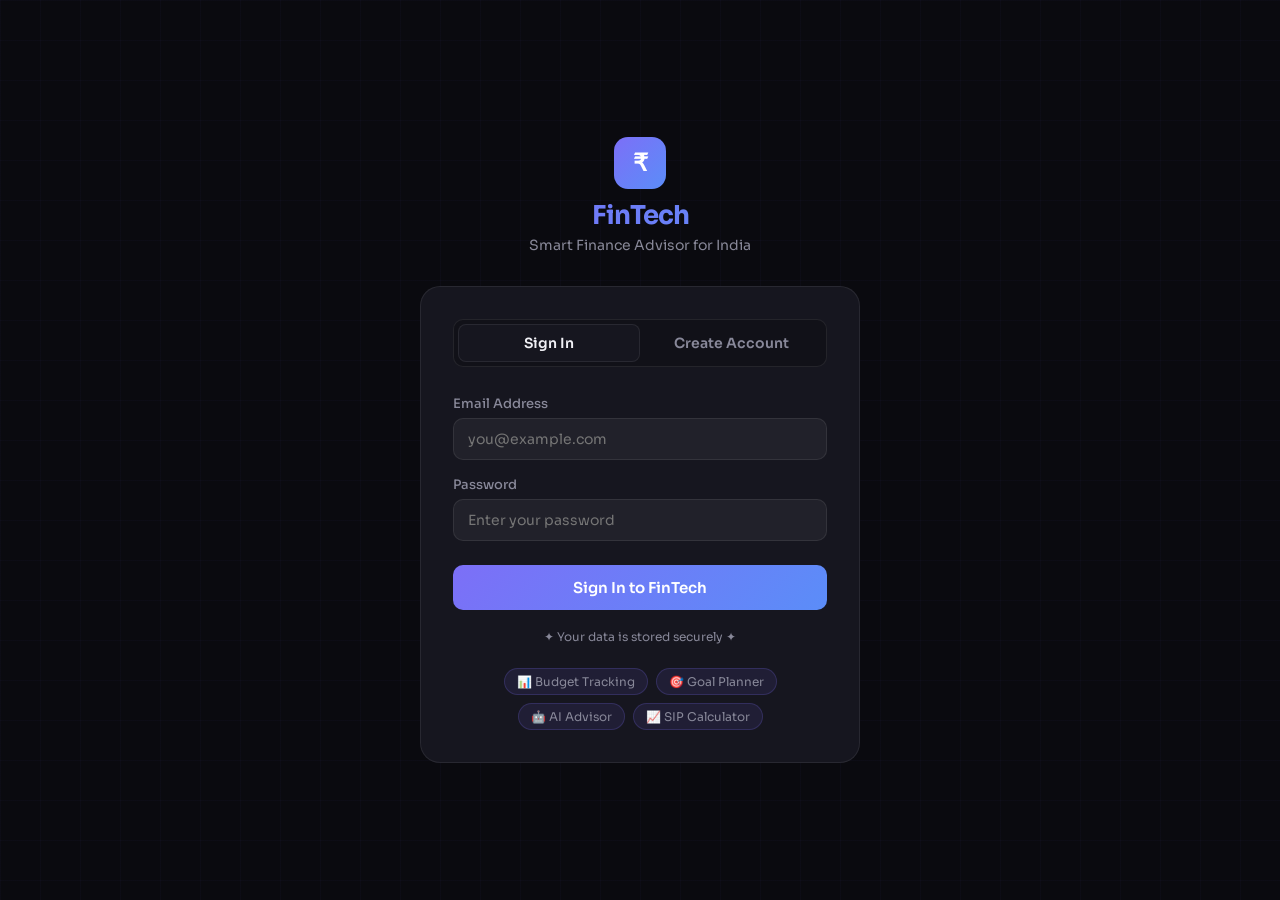
<file: login.html>
<!DOCTYPE html>
<html lang="en">
<head>
  <meta charset="UTF-8"/>
  <meta name="viewport" content="width=device-width, initial-scale=1.0"/>
  <title>FinTech — Login</title>
  <link rel="preconnect" href="https://fonts.googleapis.com"/>
  <link href="https://fonts.googleapis.com/css2?family=Sora:wght@300;400;500;600;700&display=swap" rel="stylesheet"/>
  <style>
    *, *::before, *::after { box-sizing: border-box; margin: 0; padding: 0; }
    :root {
      --bg: #0a0a0f; --bg2: #111118; --bg3: #16161f;
      --border: rgba(255,255,255,0.08); --border-strong: rgba(255,255,255,0.15);
      --text: #f0f0f5; --text-muted: #888899;
      --accent: #7c6ff7; --accent2: #5b8df8;
      --green: #3ecf8e; --red: #f06375;
    }
    body {
      font-family: 'Sora', sans-serif;
      background: var(--bg);
      color: var(--text);
      min-height: 100vh;
      display: flex;
      align-items: center;
      justify-content: center;
      padding: 2rem 1rem;
    }

    /* Background grid */
    body::before {
      content: '';
      position: fixed; inset: 0;
      background-image:
        linear-gradient(rgba(124,111,247,0.03) 1px, transparent 1px),
        linear-gradient(90deg, rgba(124,111,247,0.03) 1px, transparent 1px);
      background-size: 40px 40px;
      pointer-events: none;
    }

    .auth-wrap { width: 100%; max-width: 440px; position: relative; }

    .logo-row {
      text-align: center; margin-bottom: 2rem;
    }
    .logo-icon {
      width: 52px; height: 52px;
      background: linear-gradient(135deg, var(--accent), var(--accent2));
      border-radius: 14px;
      display: inline-flex; align-items: center; justify-content: center;
      font-size: 24px; font-weight: 800; color: #fff;
      margin-bottom: 10px;
    }
    .logo-name {
      display: block; font-size: 26px; font-weight: 700; letter-spacing: -1px;
      background: linear-gradient(90deg, var(--accent), var(--accent2));
      -webkit-background-clip: text; -webkit-text-fill-color: transparent;
    }
    .logo-tagline { font-size: 14px; color: var(--text-muted); margin-top: 4px; }

    .auth-card {
      background: var(--bg3);
      border: 1px solid var(--border);
      border-radius: 20px;
      padding: 2rem;
    }

    /* Tab switcher */
    .tabs {
      display: grid; grid-template-columns: 1fr 1fr;
      background: var(--bg2); border-radius: 10px;
      padding: 4px; margin-bottom: 1.8rem;
      border: 1px solid var(--border);
    }
    .tab-btn {
      padding: 9px; text-align: center;
      font-family: 'Sora', sans-serif;
      font-size: 14px; font-weight: 600;
      border: none; background: none; color: var(--text-muted);
      border-radius: 8px; cursor: pointer; transition: all 0.2s;
    }
    .tab-btn.active { background: var(--bg3); color: var(--text); border: 1px solid var(--border); }

    /* Form */
    .form-section { display: none; }
    .form-section.active { display: block; }

    .form-group { margin-bottom: 1rem; }
    label { display: block; font-size: 13px; color: var(--text-muted); margin-bottom: 6px; font-weight: 500; }
    input, select {
      width: 100%; padding: 11px 14px;
      background: rgba(255,255,255,0.05); border: 1px solid var(--border);
      border-radius: 10px; color: var(--text);
      font-family: 'Sora', sans-serif; font-size: 14px; outline: none;
      transition: border-color 0.2s, background 0.2s;
    }
    input:focus, select:focus {
      border-color: rgba(124,111,247,0.5); background: rgba(124,111,247,0.05);
    }
    select option { background: #1a1a28; }

    .btn-submit {
      width: 100%; padding: 13px;
      background: linear-gradient(135deg, var(--accent), var(--accent2));
      border: none; border-radius: 10px;
      color: #fff; font-family: 'Sora', sans-serif;
      font-size: 15px; font-weight: 600; cursor: pointer;
      margin-top: 0.5rem; transition: all 0.2s;
    }
    .btn-submit:hover { opacity: 0.9; transform: translateY(-1px); }
    .btn-submit:active { transform: scale(0.98); }
    .btn-submit:disabled { opacity: 0.6; cursor: not-allowed; transform: none; }

    .error-msg {
      background: rgba(240,99,117,0.1); border: 1px solid rgba(240,99,117,0.3);
      color: var(--red); border-radius: 8px; padding: 10px 14px;
      font-size: 13px; margin-bottom: 1rem; display: none;
    }
    .success-msg {
      background: rgba(62,207,142,0.1); border: 1px solid rgba(62,207,142,0.3);
      color: var(--green); border-radius: 8px; padding: 10px 14px;
      font-size: 13px; margin-bottom: 1rem; display: none;
    }

    .divider { text-align: center; color: var(--text-muted); font-size: 12px; margin: 1.2rem 0; }

    .features {
      display: flex; gap: 8px; flex-wrap: wrap;
      justify-content: center; margin-top: 1.5rem;
    }
    .feature-pill {
      background: rgba(124,111,247,0.1); border: 1px solid rgba(124,111,247,0.2);
      color: var(--text-muted); border-radius: 999px;
      padding: 5px 12px; font-size: 12px;
    }

    .spinner { display: inline-block; width: 16px; height: 16px; border: 2px solid rgba(255,255,255,0.3); border-top-color: #fff; border-radius: 50%; animation: spin 0.7s linear infinite; margin-right: 8px; vertical-align: middle; }
    @keyframes spin { to { transform: rotate(360deg); } }
  </style>
</head>
<body>
<div class="auth-wrap">
  <div class="logo-row">
    <div class="logo-icon">₹</div>
    <span class="logo-name">FinTech</span>
    <p class="logo-tagline">Smart Finance Advisor for India</p>
  </div>

  <div class="auth-card">
    <div class="tabs">
      <button class="tab-btn active" onclick="switchTab('login')">Sign In</button>
      <button class="tab-btn"       onclick="switchTab('register')">Create Account</button>
    </div>

    <!-- Error / Success messages -->
    <div class="error-msg"   id="error-msg"></div>
    <div class="success-msg" id="success-msg"></div>

    <!-- LOGIN FORM -->
    <div class="form-section active" id="form-login">
      <div class="form-group">
        <label>Email Address</label>
        <input type="email" id="login-email" placeholder="you@example.com" autocomplete="email"/>
      </div>
      <div class="form-group">
        <label>Password</label>
        <input type="password" id="login-password" placeholder="Enter your password" autocomplete="current-password"
          onkeydown="if(event.key==='Enter')submitLogin()"/>
      </div>
      <button class="btn-submit" id="btn-login" onclick="submitLogin()">Sign In to FinTech</button>
    </div>

    <!-- REGISTER FORM -->
    <div class="form-section" id="form-register">
      <div class="form-group">
        <label>Full Name</label>
        <input type="text" id="reg-name" placeholder="e.g. Aarav Singh"/>
      </div>
      <div class="form-group">
        <label>Email Address</label>
        <input type="email" id="reg-email" placeholder="you@example.com" autocomplete="email"/>
      </div>
      <div class="form-group">
        <label>Password (min 6 characters)</label>
        <input type="password" id="reg-password" placeholder="Choose a strong password"/>
      </div>
      <div class="form-group">
        <label>City Type</label>
        <select id="reg-city">
          <option value="metro">Metro city (Delhi, Mumbai, Bangalore)</option>
          <option value="tier2">Tier-2 city (Pune, Jaipur, etc.)</option>
          <option value="small">Small town / Rural</option>
        </select>
      </div>
      <button class="btn-submit" id="btn-register" onclick="submitRegister()">Create My Account →</button>
    </div>

    <div class="divider">✦ Your data is stored securely ✦</div>

    <div class="features">
      <span class="feature-pill">📊 Budget Tracking</span>
      <span class="feature-pill">🎯 Goal Planner</span>
      <span class="feature-pill">🤖 AI Advisor</span>
      <span class="feature-pill">📈 SIP Calculator</span>
    </div>
  </div>
</div>

<script src="js/api.js"></script>
<script>
  // Redirect if already logged in
  if (isLoggedIn()) window.location.href = 'index.html';

  function switchTab(tab) {
    document.querySelectorAll('.tab-btn').forEach((b, i) =>
      b.classList.toggle('active', ['login','register'][i] === tab));
    document.getElementById('form-login').classList.toggle('active', tab === 'login');
    document.getElementById('form-register').classList.toggle('active', tab === 'register');
    hideMessages();
  }

  function showError(msg) {
    const el = document.getElementById('error-msg');
    el.textContent = msg; el.style.display = 'block';
    document.getElementById('success-msg').style.display = 'none';
  }
  function showSuccess(msg) {
    const el = document.getElementById('success-msg');
    el.textContent = msg; el.style.display = 'block';
    document.getElementById('error-msg').style.display = 'none';
  }
  function hideMessages() {
    document.getElementById('error-msg').style.display = 'none';
    document.getElementById('success-msg').style.display = 'none';
  }
  function setLoading(btnId, loading) {
    const btn = document.getElementById(btnId);
    btn.disabled = loading;
    btn.innerHTML = loading ? '<span class="spinner"></span> Please wait...' : btn.dataset.label;
  }

  document.getElementById('btn-login').dataset.label    = 'Sign In to FinTech';
  document.getElementById('btn-register').dataset.label = 'Create My Account →';

  async function submitLogin() {
    const email    = document.getElementById('login-email').value.trim();
    const password = document.getElementById('login-password').value;
    if (!email || !password) { showError('Please enter your email and password.'); return; }

    setLoading('btn-login', true);
    try {
      const data = await AuthAPI.login(email, password);
      showSuccess(`Welcome back, ${data.user.name}! Redirecting...`);
      setTimeout(() => window.location.href = 'index.html', 1000);
    } catch (err) {
      showError(err.message);
    } finally {
      setLoading('btn-login', false);
    }
  }

  async function submitRegister() {
    const name     = document.getElementById('reg-name').value.trim();
    const email    = document.getElementById('reg-email').value.trim();
    const password = document.getElementById('reg-password').value;
    const city     = document.getElementById('reg-city').value;
    if (!name || !email || !password) { showError('Please fill in all fields.'); return; }
    if (password.length < 6) { showError('Password must be at least 6 characters.'); return; }

    setLoading('btn-register', true);
    try {
      const data = await AuthAPI.register(name, email, password, city);
      showSuccess(`Account created! Welcome, ${data.user.name}! Redirecting...`);
      setTimeout(() => window.location.href = 'index.html', 1200);
    } catch (err) {
      showError(err.message);
    } finally {
      setLoading('btn-register', false);
    }
  }
</script>
</body>
</html>
</file>
